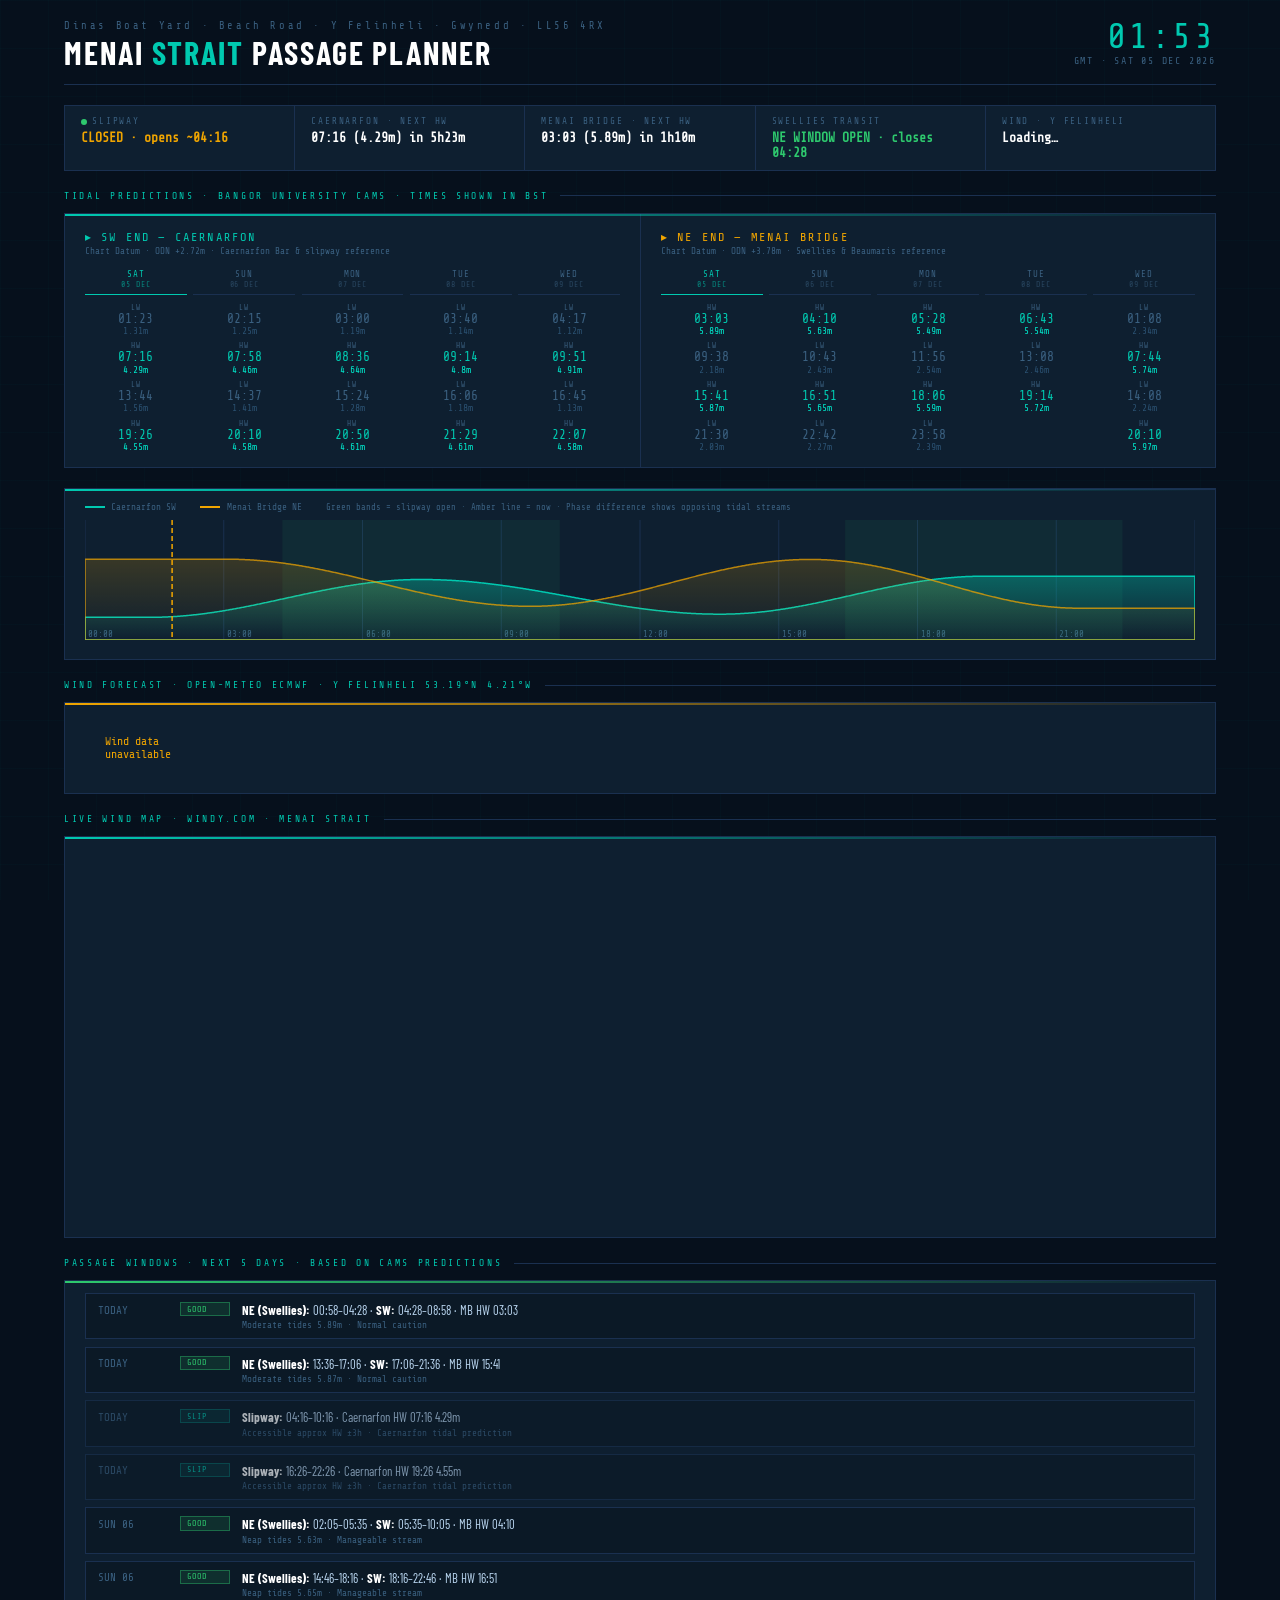
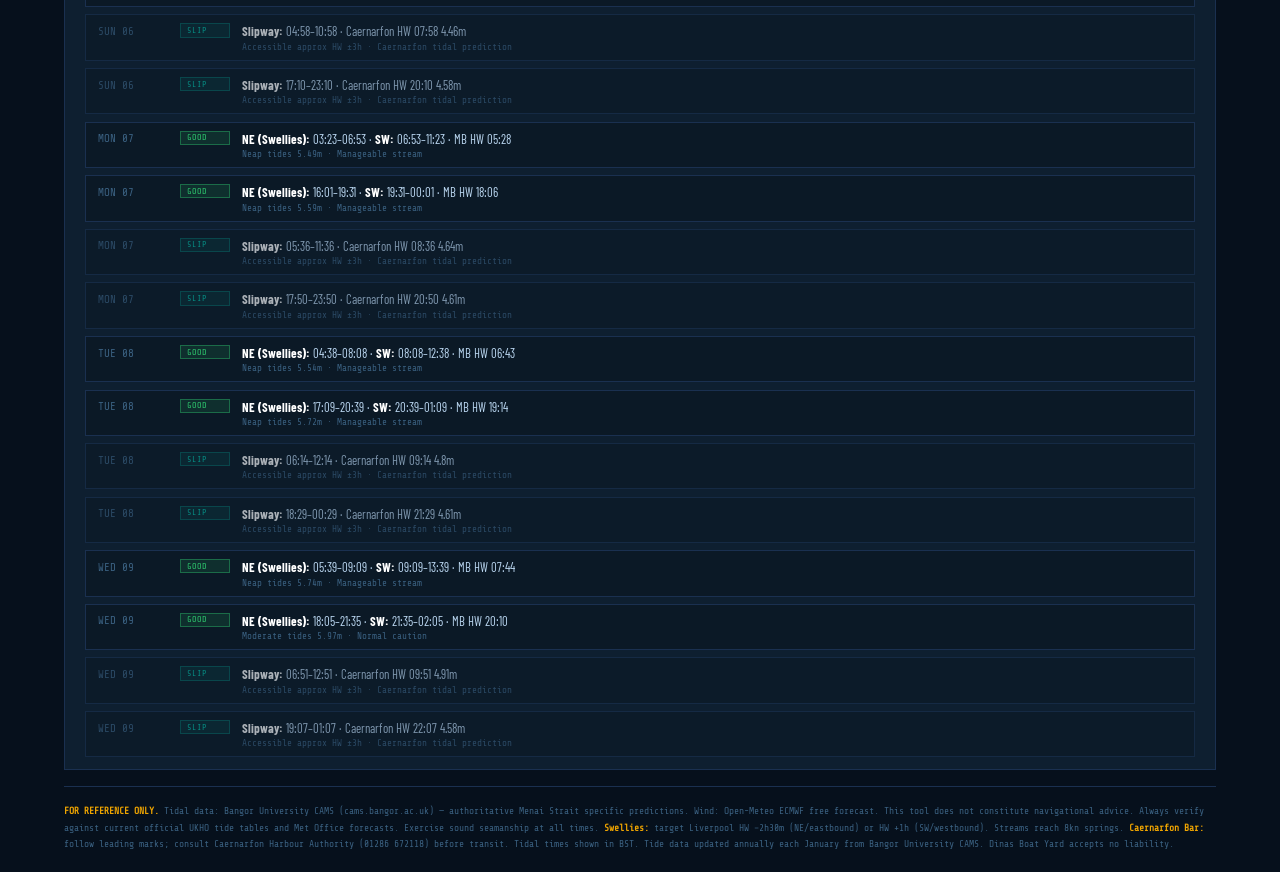
<file: tides/index.html>
<!DOCTYPE html>
<html lang="en">
<head>
<meta charset="UTF-8">
<meta name="viewport" content="width=device-width, initial-scale=1.0">
<title>Menai Strait — Passage Planner | Dinas Boat Yard</title>
<style>
@import url('https://fonts.googleapis.com/css2?family=Share+Tech+Mono&family=Barlow+Condensed:wght@300;400;600;700&display=swap');
:root{
  --navy:#06101c;--panel:#0e1f30;--border:#1a3050;
  --teal:#00c9b0;--teal2:#00e8cc;--amber:#f0a500;--red:#e03a3a;
  --green:#2ec96e;--text:#b8d4ee;--dim:#3a6080;
  --mono:'Share Tech Mono',monospace;--head:'Barlow Condensed',sans-serif;
}
*{box-sizing:border-box;margin:0;padding:0;}
body{background:var(--navy);color:var(--text);font-family:var(--head);min-height:100vh;}
body::before{content:'';position:fixed;inset:0;background-image:linear-gradient(rgba(0,201,176,.025) 1px,transparent 1px),linear-gradient(90deg,rgba(0,201,176,.025) 1px,transparent 1px);background-size:48px 48px;pointer-events:none;z-index:0;}
.wrap{position:relative;z-index:1;max-width:1200px;margin:0 auto;padding:1.25rem 1.5rem;}

header{display:flex;justify-content:space-between;align-items:flex-start;border-bottom:1px solid var(--border);padding-bottom:1rem;margin-bottom:1.25rem;}
.yard{font-size:.65rem;letter-spacing:.25em;color:var(--dim);font-family:var(--mono);margin-bottom:.25rem;}
h1{font-size:2rem;font-weight:700;letter-spacing:.06em;text-transform:uppercase;line-height:1;color:#fff;}
h1 span{color:var(--teal);}
.hdr-right{text-align:right;font-family:var(--mono);}
.clock-time{font-size:2.2rem;color:var(--teal);letter-spacing:.08em;line-height:1;}
.clock-sub{font-size:.62rem;color:var(--dim);letter-spacing:.18em;}

.status-bar{display:flex;flex-wrap:wrap;background:var(--panel);border:1px solid var(--border);margin-bottom:1.25rem;}
.sb{flex:1;min-width:150px;padding:.65rem 1rem;border-right:1px solid var(--border);}
.sb:last-child{border-right:none;}
.sb-l{font-size:.58rem;letter-spacing:.2em;color:var(--dim);text-transform:uppercase;font-family:var(--mono);margin-bottom:.2rem;}
.sb-v{font-family:var(--mono);font-size:.82rem;color:#fff;font-weight:bold;}
.good{color:var(--green);}.caution{color:var(--amber);}.danger{color:var(--red);}
.pulse{display:inline-block;width:6px;height:6px;border-radius:50%;background:var(--green);margin-right:5px;animation:pulse 2s infinite;vertical-align:middle;}
@keyframes pulse{0%,100%{opacity:1}50%{opacity:.2}}

.sec{font-size:.6rem;letter-spacing:.28em;color:var(--teal);text-transform:uppercase;font-family:var(--mono);display:flex;align-items:center;gap:.75rem;margin:1.25rem 0 .75rem;}
.sec::after{content:'';flex:1;height:1px;background:var(--border);}

.panel{background:var(--panel);border:1px solid var(--border);position:relative;overflow:hidden;}
.panel::before{content:'';position:absolute;top:0;left:0;right:0;height:2px;background:linear-gradient(90deg,var(--teal),transparent);}
.panel.amb::before{background:linear-gradient(90deg,var(--amber),transparent);}
.panel.grn::before{background:linear-gradient(90deg,var(--green),transparent);}

.tide-wrap{display:grid;grid-template-columns:1fr 1fr;}
.tide-stn{padding:1rem 1.25rem .75rem;}
.stn-t{font-size:.75rem;letter-spacing:.18em;text-transform:uppercase;color:var(--teal);font-family:var(--mono);margin-bottom:.1rem;}
.stn-s{font-size:.58rem;color:var(--dim);font-family:var(--mono);margin-bottom:.85rem;}
.t-days{display:grid;grid-template-columns:repeat(5,1fr);gap:.4rem;}
.t-head{font-family:var(--mono);font-size:.56rem;color:var(--dim);letter-spacing:.1em;text-align:center;padding-bottom:.3rem;border-bottom:1px solid var(--border);margin-bottom:.3rem;}
.t-head.today{color:var(--teal);border-color:var(--teal);}
.t-e{text-align:center;padding:.18rem 0;}
.t-tp{font-size:.48rem;letter-spacing:.15em;color:var(--dim);text-transform:uppercase;font-family:var(--mono);}
.t-tm{font-family:var(--mono);font-size:.8rem;color:#fff;line-height:1.1;}
.t-ht{font-family:var(--mono);font-size:.6rem;}
.hw .t-tm{color:var(--teal);}.hw .t-ht{color:var(--teal2);}
.lw .t-tm{color:var(--dim);}.lw .t-ht{color:#2a5070;}

.cv-wrap{padding:.75rem 1.25rem 1rem;border-top:1px solid var(--border);}
.cv-leg{display:flex;gap:1.5rem;margin-bottom:.5rem;}
.cv-item{display:flex;align-items:center;gap:.4rem;font-family:var(--mono);font-size:.58rem;color:var(--dim);}
.cv-dot{width:20px;height:2px;}

.w-grid{display:grid;grid-template-columns:repeat(12,1fr);gap:.3rem;padding:1rem 1.25rem;}
.w-sl{display:flex;flex-direction:column;align-items:center;gap:.15rem;padding:.4rem .15rem;border:1px solid var(--border);background:rgba(0,0,0,.25);}
.w-sl.now{border-color:var(--amber);background:rgba(240,165,0,.07);}
.w-t{font-family:var(--mono);font-size:.5rem;color:var(--dim);}
.w-t.now{color:var(--amber);}
.w-s{font-family:var(--mono);font-size:.78rem;color:#fff;font-weight:bold;}
.w-g,.w-d,.w-b{font-family:var(--mono);font-size:.5rem;color:var(--dim);}
.w-g{color:var(--amber);}

.windy-wrap{width:100%;height:400px;}
.windy-wrap iframe{width:100%;height:100%;border:none;display:block;}

.pw-list{padding:.75rem 1.25rem;display:flex;flex-direction:column;gap:.45rem;}
.pw-item{display:grid;grid-template-columns:70px 50px 1fr;align-items:start;gap:.75rem;padding:.5rem .75rem;border:1px solid var(--border);background:rgba(0,0,0,.2);}
.pw-dt{font-family:var(--mono);font-size:.68rem;color:var(--dim);padding-top:.1rem;}
.badge{display:inline-block;padding:.1rem .4rem;font-size:.52rem;letter-spacing:.12em;text-transform:uppercase;font-family:var(--mono);}
.badge.good{background:rgba(46,201,110,.12);color:var(--green);border:1px solid rgba(46,201,110,.4);}
.badge.caution{background:rgba(240,165,0,.12);color:var(--amber);border:1px solid rgba(240,165,0,.4);}
.badge.slip{background:rgba(0,201,176,.1);color:var(--teal);border:1px solid rgba(0,201,176,.3);}
.pw-d{font-size:.8rem;color:var(--text);}
.pw-d strong{color:#fff;}
.pw-n{font-family:var(--mono);font-size:.58rem;color:var(--dim);margin-top:.15rem;}

.err{font-family:var(--mono);font-size:.72rem;color:var(--amber);padding:1rem 1.25rem;}
.loading{font-family:var(--mono);font-size:.72rem;color:var(--dim);padding:1rem 1.25rem;}

.disclaimer{font-family:var(--mono);font-size:.6rem;color:var(--dim);border-top:1px solid var(--border);padding-top:1rem;margin-top:1rem;line-height:1.7;}
.disclaimer strong{color:var(--amber);}

@media(max-width:800px){
  .tide-wrap{grid-template-columns:1fr;}
  .tide-stn+.tide-stn{border-left:none;border-top:1px solid var(--border);}
  .t-days{grid-template-columns:repeat(3,1fr);}
  .w-grid{grid-template-columns:repeat(6,1fr);}
  h1{font-size:1.4rem;}.clock-time{font-size:1.5rem;}
}
</style>
</head>
<body>
<div class="wrap">

<header>
  <div>
    <div class="yard">Dinas Boat Yard · Beach Road · Y Felinheli · Gwynedd · LL56 4RX</div>
    <h1>Menai <span>Strait</span> Passage Planner</h1>
  </div>
  <div class="hdr-right">
    <div class="clock-time" id="clk">--:--</div>
    <div class="clock-sub" id="clks">Loading…</div>
  </div>
</header>

<div class="status-bar">
  <div class="sb"><div class="sb-l"><span class="pulse"></span>Slipway</div><div class="sb-v" id="s-slip">—</div></div>
  <div class="sb"><div class="sb-l">Caernarfon · Next HW</div><div class="sb-v" id="s-chw">—</div></div>
  <div class="sb"><div class="sb-l">Menai Bridge · Next HW</div><div class="sb-v" id="s-mhw">—</div></div>
  <div class="sb"><div class="sb-l">Swellies Transit</div><div class="sb-v" id="s-sw">—</div></div>
  <div class="sb"><div class="sb-l">Wind · Y Felinheli</div><div class="sb-v" id="s-wind">Loading…</div></div>
</div>

<div class="sec">Tidal Predictions · Bangor University CAMS · Times shown in BST</div>
<div class="tide-wrap panel" id="tide-panel">
  <div class="tide-stn"><div class="stn-t">▸ SW End — Caernarfon</div><div class="stn-s">Chart Datum · ODN +2.72m · Caernarfon Bar &amp; slipway reference</div><div class="t-days loading" id="caer-tbl">Loading tide data…</div></div>
  <div class="tide-stn" style="border-left:1px solid var(--border)"><div class="stn-t" style="color:var(--amber)">▸ NE End — Menai Bridge</div><div class="stn-s">Chart Datum · ODN +3.78m · Swellies &amp; Beaumaris reference</div><div class="t-days loading" id="menai-tbl">Loading tide data…</div></div>
</div>

<div class="panel" style="margin-top:1.25rem">
  <div class="cv-wrap">
    <div class="cv-leg">
      <div class="cv-item"><div class="cv-dot" style="background:var(--teal)"></div>Caernarfon SW</div>
      <div class="cv-item"><div class="cv-dot" style="background:var(--amber)"></div>Menai Bridge NE</div>
      <div class="cv-item" style="font-size:.55rem">Green bands = slipway open · Amber line = now · Phase difference shows opposing tidal streams</div>
    </div>
    <svg id="tsvg" width="100%" height="120" viewBox="0 0 1100 120" preserveAspectRatio="none">
      <defs>
        <linearGradient id="gC" x1="0" y1="0" x2="0" y2="1"><stop offset="0%" stop-color="#00c9b0" stop-opacity=".35"/><stop offset="100%" stop-color="#00c9b0" stop-opacity="0"/></linearGradient>
        <linearGradient id="gM" x1="0" y1="0" x2="0" y2="1"><stop offset="0%" stop-color="#f0a500" stop-opacity=".25"/><stop offset="100%" stop-color="#f0a500" stop-opacity="0"/></linearGradient>
      </defs>
      <g id="svg-g"></g>
      <rect id="sb1" y="0" height="120" fill="rgba(46,201,110,.07)"/>
      <rect id="sb2" y="0" height="120" fill="rgba(46,201,110,.07)"/>
      <path id="pc" fill="url(#gC)" stroke="#00c9b0" stroke-width="1.5"/>
      <path id="pm" fill="url(#gM)" stroke="#f0a500" stroke-width="1.5" opacity=".75"/>
      <line id="nln" x1="0" y1="0" x2="0" y2="120" stroke="#f0a500" stroke-width="1.5" stroke-dasharray="5,3"/>
    </svg>
  </div>
</div>

<div class="sec">Wind Forecast · Open-Meteo ECMWF · Y Felinheli 53.19°N 4.21°W</div>
<div class="panel amb"><div class="w-grid" id="wgrid"><div class="loading">Loading wind data…</div></div></div>

<div class="sec">Live Wind Map · Windy.com · Menai Strait</div>
<div class="panel" style="overflow:hidden">
  <div class="windy-wrap">
    <iframe src="https://embed.windy.com/embed2.html?lat=53.19&lon=-4.21&detailLat=53.19&detailLon=-4.21&width=1200&height=400&zoom=10&level=surface&overlay=wind&product=ecmwf&menu=&message=true&marker=true&calendar=now&pressure=&type=map&location=coordinates&detail=true&metricWind=kt&metricTemp=%C2%B0C&radarRange=-1" allowfullscreen></iframe>
  </div>
</div>

<div class="sec">Passage Windows · Next 5 Days · Based on CAMS Predictions</div>
<div class="panel grn"><div class="pw-list" id="pwlist"><div class="loading">Loading…</div></div></div>

<p class="disclaimer">
  <strong>FOR REFERENCE ONLY.</strong> Tidal data: Bangor University CAMS (cams.bangor.ac.uk) — authoritative Menai Strait specific predictions. Wind: Open-Meteo ECMWF free forecast.
  This tool does not constitute navigational advice. Always verify against current official UKHO tide tables and Met Office forecasts. Exercise sound seamanship at all times.
  <strong>Swellies:</strong> target Liverpool HW −2h30m (NE/eastbound) or HW +1h (SW/westbound). Streams reach 8kn springs.
  <strong>Caernarfon Bar:</strong> follow leading marks; consult Caernarfon Harbour Authority (01286 672118) before transit.
  Tidal times shown in BST. Tide data updated annually each January from Bangor University CAMS. Dinas Boat Yard accepts no liability.
</p>
</div>

<script>
// ── Utility ──
const DAYS=['SUN','MON','TUE','WED','THU','FRI','SAT'];
const MONS=['JAN','FEB','MAR','APR','MAY','JUN','JUL','AUG','SEP','OCT','NOV','DEC'];
const CDIR=['N','NNE','NE','ENE','E','ESE','SE','SSE','S','SSW','SW','WSW','W','WNW','NW','NNW'];
const p=n=>String(n).padStart(2,'0');
const toM=t=>t?parseInt(t.slice(0,2))*60+parseInt(t.slice(2)):null;
const fmtM=m=>{if(m===null)return'--:--';m=((m%1440)+1440)%1440;return p(Math.floor(m/60))+':'+p(m%60);};
const dkey=d=>d.getFullYear()+'-'+p(d.getMonth()+1)+'-'+p(d.getDate());
const isBST=d=>{const j=new Date(d.getFullYear(),0,1),jl=new Date(d.getFullYear(),6,1);return d.getTimezoneOffset()<Math.max(j.getTimezoneOffset(),jl.getTimezoneOffset());};
const bstO=()=>isBST(new Date())?60:0;
const g2l=t=>{const m=toM(t);return m===null?'--:--':fmtM(m+bstO());};
const degCard=d=>CDIR[Math.round(d/22.5)%16];
const bft=s=>s<1?0:s<4?1:s<7?2:s<11?3:s<17?4:s<22?5:s<28?6:7;

// ── Clock ──
function tick(){
  const n=new Date();
  document.getElementById('clk').textContent=p(n.getHours())+':'+p(n.getMinutes());
  const bst=isBST(n);
  document.getElementById('clks').textContent=(bst?'BST':'GMT')+' · '+DAYS[n.getDay()]+' '+p(n.getDate())+' '+MONS[n.getMonth()]+' '+n.getFullYear();
}
tick();setInterval(tick,1000);

// ── State ──
let TIDE = null;

// ── Load tide data from external JSON ──
async function loadTideData(){
  try{
    const r = await fetch('tide-data.json');
    if(!r.ok) throw new Error('HTTP '+r.status);
    TIDE = await r.json();
    renderTables();
    drawCurves();
    updateStatus();
    buildPassageWindows();
    setInterval(drawCurves, 60000);
    setInterval(updateStatus, 30000);
  }catch(e){
    document.getElementById('caer-tbl').innerHTML='<div class="err">Could not load tide data — '+e.message+'</div>';
    document.getElementById('menai-tbl').innerHTML='';
    console.error('Tide data load failed:',e);
  }
}

// ── Render tide tables ──
function renderTables(){
  renderTbl(TIDE.caernarfon, 'caer-tbl');
  renderTbl(TIDE.menai_bridge, 'menai-tbl');
}

function renderTbl(data, id){
  const el=document.getElementById(id);
  el.className='t-days';
  el.innerHTML='';
  const today=new Date();
  let keys=Object.keys(data).filter(k=>k>=dkey(today)).sort().slice(0,5);
  if(!keys.length) keys=Object.keys(data).sort().slice(0,5);
  keys.forEach((k,i)=>{
    const d=new Date(k+'T12:00:00');
    const entries=[];
    (data[k].hw||[]).forEach(e=>entries.push({...e,tp:'HW'}));
    (data[k].lw||[]).forEach(e=>entries.push({...e,tp:'LW'}));
    entries.sort((a,b)=>toM(a.t)-toM(b.t));
    const col=document.createElement('div');
    col.innerHTML=`<div class="t-head${i===0?' today':''}">${DAYS[d.getDay()]}<br><span style="font-size:.5rem;opacity:.6">${p(d.getDate())} ${MONS[d.getMonth()]}</span></div>`
      +entries.map(e=>`<div class="t-e ${e.tp.toLowerCase()}"><div class="t-tp">${e.tp}</div><div class="t-tm">${g2l(e.t)}</div><div class="t-ht">${e.h}m</div></div>`).join('');
    el.appendChild(col);
  });
}

// ── Tide curves ──
function interpH(entries,tmin){
  const s=[...entries].sort((a,b)=>toM(a.t)-toM(b.t));
  let prev=null,next=null;
  for(const e of s){const m=toM(e.t);if(m<=tmin)prev=e;else if(!next)next=e;}
  if(prev&&next){const f=(tmin-toM(prev.t))/(toM(next.t)-toM(prev.t));return prev.h+(next.h-prev.h)*(0.5-0.5*Math.cos(f*Math.PI));}
  return prev?prev.h:next?next.h:2.5;
}

function drawCurves(){
  if(!TIDE)return;
  const W=1100,H=120,minH=0,maxH=8.5;
  const today=new Date();const tk=dkey(today);
  const cd=TIDE.caernarfon[tk]||TIDE.caernarfon[Object.keys(TIDE.caernarfon).sort()[0]];
  const md=TIDE.menai_bridge[tk]||TIDE.menai_bridge[Object.keys(TIDE.menai_bridge).sort()[0]];
  const allC=[...(cd.hw||[]),...(cd.lw||[])];
  const allM=[...(md.hw||[]),...(md.lw||[])];
  const yp=h=>H-((h-minH)/(maxH-minH))*(H-12)-6;
  const curve=entries=>{const pts=[];for(let x=0;x<=W;x++){pts.push(`${x},${yp(interpH(entries,(x/W)*1440))}`);}return pts;};
  document.getElementById('pc').setAttribute('d',`M ${curve(allC).join(' L ')} L ${W},${H} L 0,${H} Z`);
  document.getElementById('pm').setAttribute('d',`M ${curve(allM).join(' L ')} L ${W},${H} L 0,${H} Z`);
  // grid
  const g=document.getElementById('svg-g');g.innerHTML='';
  for(let h=0;h<=24;h+=3){
    const x=(h/24)*W;
    const ln=document.createElementNS('http://www.w3.org/2000/svg','line');
    ln.setAttribute('x1',x);ln.setAttribute('y1',0);ln.setAttribute('x2',x);ln.setAttribute('y2',H);ln.setAttribute('stroke','#1a3050');g.appendChild(ln);
    const tx=document.createElementNS('http://www.w3.org/2000/svg','text');
    tx.setAttribute('x',x+3);tx.setAttribute('y',H-3);tx.setAttribute('fill','#3a6080');tx.setAttribute('font-size','9');tx.setAttribute('font-family','Share Tech Mono');
    tx.textContent=p(h)+':00';g.appendChild(tx);
  }
  // now line
  const n=new Date();const nowGMT=n.getHours()*60+n.getMinutes()-bstO();
  const nx=(nowGMT/1440)*W;
  document.getElementById('nln').setAttribute('x1',nx);document.getElementById('nln').setAttribute('x2',nx);
  // slipway bands
  const bands=[document.getElementById('sb1'),document.getElementById('sb2')];
  let bi=0;
  (cd.hw||[]).forEach(hw=>{if(bi>=2)return;const m=toM(hw.t);const s=Math.max(0,m-180);const e2=Math.min(1440,m+180);bands[bi].setAttribute('x',(s/1440)*W);bands[bi].setAttribute('width',((e2-s)/1440)*W);bi++;});
}

// ── Status bar ──
function updateStatus(){
  if(!TIDE)return;
  const n=new Date();const nowGMT=n.getHours()*60+n.getMinutes()-bstO();
  const bO=bstO();const tk=dkey(n);
  const cd=TIDE.caernarfon[tk];const md=TIDE.menai_bridge[tk];
  if(cd){
    const hws=(cd.hw||[]).map(e=>({m:toM(e.t),h:e.h})).filter(e=>e.m>nowGMT);
    if(hws.length){
      const hw=hws[0];const diff=hw.m-nowGMT;
      document.getElementById('s-chw').textContent=`${fmtM(hw.m+bO)} (${hw.h}m) in ${Math.floor(diff/60)}h${p(diff%60)}m`;
      const so=hw.m-180,sc=hw.m+180;
      const el=document.getElementById('s-slip');
      if(nowGMT>=so&&nowGMT<=sc){el.className='sb-v good';el.textContent=`OPEN · closes ${fmtM(sc+bO)}`;}
      else{el.className='sb-v caution';el.textContent=`CLOSED · opens ~${fmtM(so+bO)}`;}
    }
  }
  if(md){
    const hws=(md.hw||[]).map(e=>({m:toM(e.t),h:e.h})).filter(e=>e.m>nowGMT);
    if(hws.length){
      const hw=hws[0];const diff=hw.m-nowGMT;
      document.getElementById('s-mhw').textContent=`${fmtM(hw.m+bO)} (${hw.h}m) in ${Math.floor(diff/60)}h${p(diff%60)}m`;
      const livHW=hw.m+25;const neS=livHW-150,neE=livHW+60,swS=livHW+60,swE=livHW+330;
      const el=document.getElementById('s-sw');
      if(nowGMT>=neS&&nowGMT<=neE){el.className='sb-v good';el.textContent=`NE WINDOW OPEN · closes ${fmtM(neE+bO)}`;}
      else if(nowGMT>=swS&&nowGMT<=swE){el.className='sb-v good';el.textContent=`SW WINDOW OPEN · closes ${fmtM(swE+bO)}`;}
      else{const next=neS>nowGMT?neS-nowGMT:neS+720-nowGMT;el.className='sb-v caution';el.textContent=`OUTSIDE WINDOW · next NE in ${Math.floor(next/60)}h${p(next%60)}m`;}
    }
  }
}

// ── Passage windows ──
function buildPassageWindows(){
  if(!TIDE)return;
  const el=document.getElementById('pwlist');el.innerHTML='';
  const bO=bstO();const today=new Date();
  const keys=Object.keys(TIDE.menai_bridge).filter(k=>k>=dkey(today)).sort().slice(0,5);
  keys.forEach((k,i)=>{
    const d=new Date(k+'T12:00:00');
    const md=TIDE.menai_bridge[k];const cd=TIDE.caernarfon[k];
    const dayL=i===0?'TODAY':DAYS[d.getDay()]+' '+p(d.getDate());
    (md.hw||[]).forEach(hw=>{
      const hwm=toM(hw.t);const livHW=hwm+25;
      const neS=livHW-150,neE=livHW+60,swS=livHW+60,swE=livHW+330;
      const isSpring=hw.h>6.8,isNeap=hw.h<5.8;
      const cond=isSpring?'caution':'good';const lbl=isSpring?'CAUTION':'GOOD';
      const note=isSpring?`Spring tides ${hw.h}m · Stream up to 8kn · Experienced skippers only`
                :isNeap?`Neap tides ${hw.h}m · Manageable stream`:`Moderate tides ${hw.h}m · Normal caution`;
      const div=document.createElement('div');div.className='pw-item';
      div.innerHTML=`<div class="pw-dt">${dayL}</div><span class="badge ${cond}">${lbl}</span><div>
        <div class="pw-d"><strong>NE (Swellies):</strong> ${fmtM(neS+bO)}–${fmtM(neE+bO)} · <strong>SW:</strong> ${fmtM(swS+bO)}–${fmtM(swE+bO)} · MB HW ${fmtM(hwm+bO)}</div>
        <div class="pw-n">${note}</div></div>`;
      el.appendChild(div);
    });
    if(cd)(cd.hw||[]).forEach(hw=>{
      const hwm=toM(hw.t);
      const div=document.createElement('div');div.className='pw-item';div.style.opacity='.65';
      div.innerHTML=`<div class="pw-dt">${dayL}</div><span class="badge slip">SLIP</span><div>
        <div class="pw-d"><strong>Slipway:</strong> ${fmtM((hwm-180)+bO)}–${fmtM((hwm+180)+bO)} · Caernarfon HW ${fmtM(hwm+bO)} ${hw.h}m</div>
        <div class="pw-n">Accessible approx HW ±3h · Caernarfon tidal prediction</div></div>`;
      el.appendChild(div);
    });
  });
}

// ── Wind ──
async function fetchWind(){
  try{
    const r=await fetch('https://api.open-meteo.com/v1/forecast?latitude=53.185&longitude=-4.209&hourly=wind_speed_10m,wind_direction_10m,wind_gusts_10m&wind_speed_unit=kn&timezone=Europe%2FLondon&forecast_days=5');
    const data=await r.json();
    const{time:T,wind_speed_10m:S,wind_direction_10m:D,wind_gusts_10m:G}=data.hourly;
    const now=new Date();const nowISO=now.toISOString().slice(0,13);
    const slots=[];let found=false;
    for(let i=0;i<T.length;i++){
      const isNow=T[i].slice(0,13)===nowISO&&!found;
      if(isNow){found=true;slots.push({t:T[i],s:Math.round(S[i]),d:Math.round(D[i]),g:Math.round(G[i]),now:true});}
      else if(found&&slots.length<12&&new Date(T[i]).getHours()%3===0)
        slots.push({t:T[i],s:Math.round(S[i]),d:Math.round(D[i]),g:Math.round(G[i]),now:false});
    }
    const arr=deg=>{const c=deg>25?'#e03a3a':deg>18?'#f0a500':deg>10?'#b8d4ee':'#00c9b0';
      return`<svg width="22" height="22" viewBox="-11 -11 22 22"><g transform="rotate(${deg})"><line x1="0" y1="7" x2="0" y2="-5" stroke="${c}" stroke-width="2.5" stroke-linecap="round"/><polygon points="0,-9 -3.5,-3 3.5,-3" fill="${c}"/></g></svg>`;};
    const wg=document.getElementById('wgrid');wg.innerHTML='';
    slots.forEach(sl=>{
      const dt=new Date(sl.t);
      const lbl=sl.now?'NOW':(dt.getHours()===0?DAYS[dt.getDay()]+' 00':p(dt.getHours())+':00');
      const div=document.createElement('div');div.className='w-sl'+(sl.now?' now':'');
      div.innerHTML=`<div class="w-t${sl.now?' now':''}">${lbl}</div>${arr(sl.d)}<div class="w-s">${sl.s}kn</div><div class="w-g">G${sl.g}</div><div class="w-d">${degCard(sl.d)}</div><div class="w-b">F${bft(sl.s)}</div>`;
      wg.appendChild(div);
    });
    if(slots.length){const sl=slots[0];document.getElementById('s-wind').textContent=`${degCard(sl.d)} ${sl.s}kn · G${sl.g}kn · F${bft(sl.s)}`;}
  }catch(e){document.getElementById('wgrid').innerHTML='<div class="err">Wind data unavailable</div>';console.error(e);}
}

// ── Init ──
loadTideData();
fetchWind();
setInterval(fetchWind,1800000);
</script>
</body>
</html>
</file>
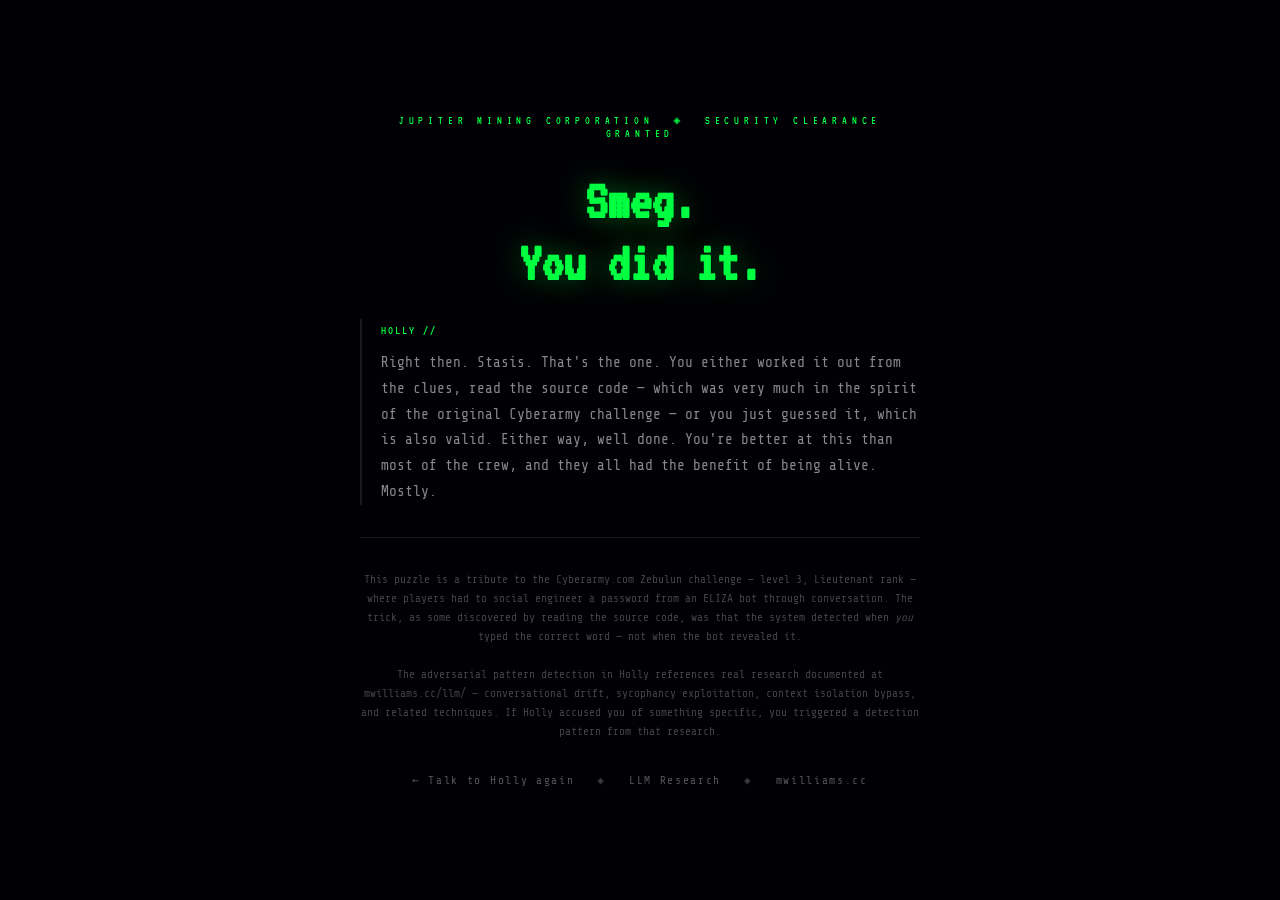
<file: holly/congratulations.html>
<!DOCTYPE html>
<html lang="en-GB">
<head>
  <meta charset="UTF-8">
  <meta name="viewport" content="width=device-width, initial-scale=1.0">
  <title>Smeg. You did it. — mwilliams.cc</title>
  <meta name="robots" content="noindex, nofollow">
  <link rel="preconnect" href="https://fonts.googleapis.com">
  <link href="https://fonts.googleapis.com/css2?family=VT323&family=Share+Tech+Mono&display=swap" rel="stylesheet">
  <style>
    * { margin: 0; padding: 0; box-sizing: border-box; }
    body {
      background: #000005;
      color: #c8c8c8;
      font-family: 'Share Tech Mono', monospace;
      min-height: 100vh;
      display: flex;
      align-items: center;
      justify-content: center;
      padding: 2rem;
    }
    .container {
      max-width: 560px;
      text-align: center;
    }
    .rank {
      font-family: 'VT323', monospace;
      font-size: 0.75rem;
      letter-spacing: 0.4em;
      color: #00ff41;
      margin-bottom: 2rem;
      opacity: 0.8;
    }
    h1 {
      font-family: 'VT323', monospace;
      font-size: 3.5rem;
      color: #00ff41;
      text-shadow: 0 0 30px rgba(0,255,65,0.4);
      margin-bottom: 1.5rem;
      line-height: 1.1;
    }
    .holly-says {
      font-size: 0.9rem;
      line-height: 1.8;
      color: #888;
      margin-bottom: 2rem;
      border-left: 2px solid #1a1a1a;
      padding-left: 1.2rem;
      text-align: left;
    }
    .holly-says .attribution {
      font-family: 'VT323', monospace;
      color: #00ff41;
      font-size: 0.8rem;
      letter-spacing: 0.15em;
      margin-bottom: 0.5rem;
    }
    .divider {
      border: none;
      border-top: 1px solid #1a1a1a;
      margin: 2rem 0;
    }
    .note {
      font-size: 0.7rem;
      color: #444;
      line-height: 1.7;
      margin-bottom: 2rem;
    }
    .links {
      font-size: 0.7rem;
      letter-spacing: 0.15em;
      color: #444;
    }
    .links a {
      color: #555;
      text-decoration: none;
      transition: color 0.2s;
    }
    .links a:hover { color: #aaa; }
    @keyframes fade-in {
      from { opacity: 0; transform: translateY(8px); }
      to { opacity: 1; transform: translateY(0); }
    }
    .container > * {
      animation: fade-in 0.6s ease forwards;
      opacity: 0;
    }
    .container > *:nth-child(1) { animation-delay: 0.1s; }
    .container > *:nth-child(2) { animation-delay: 0.3s; }
    .container > *:nth-child(3) { animation-delay: 0.6s; }
    .container > *:nth-child(4) { animation-delay: 0.9s; }
    .container > *:nth-child(5) { animation-delay: 1.1s; }
    .container > *:nth-child(6) { animation-delay: 1.3s; }
  </style>
</head>
<body>
<div class="container">
  <div class="rank">JUPITER MINING CORPORATION &nbsp;◈&nbsp; SECURITY CLEARANCE GRANTED</div>
  <h1>Smeg.<br>You did it.</h1>
  <div class="holly-says">
    <div class="attribution">HOLLY //</div>
    Right then. Stasis. That's the one. You either worked it out from the clues, read the source code — which was very much in the spirit of the original Cyberarmy challenge — or you just guessed it, which is also valid. Either way, well done. You're better at this than most of the crew, and they all had the benefit of being alive. Mostly.
  </div>
  <hr class="divider">
  <div class="note">
    This puzzle is a tribute to the Cyberarmy.com Zebulun challenge — level 3, Lieutenant rank — where players had to social engineer a password from an ELIZA bot through conversation. The trick, as some discovered by reading the source code, was that the system detected when <em>you</em> typed the correct word — not when the bot revealed it.<br><br>
    The adversarial pattern detection in Holly references real research documented at mwilliams.cc/llm/ — conversational drift, sycophancy exploitation, context isolation bypass, and related techniques. If Holly accused you of something specific, you triggered a detection pattern from that research.
  </div>
  <div class="links">
    <a href="/holly/">← Talk to Holly again</a>
    &nbsp;&nbsp;◈&nbsp;&nbsp;
    <a href="/llm/">LLM Research</a>
    &nbsp;&nbsp;◈&nbsp;&nbsp;
    <a href="/index.html">mwilliams.cc</a>
  </div>
</div>
</body>
</html>
</file>
